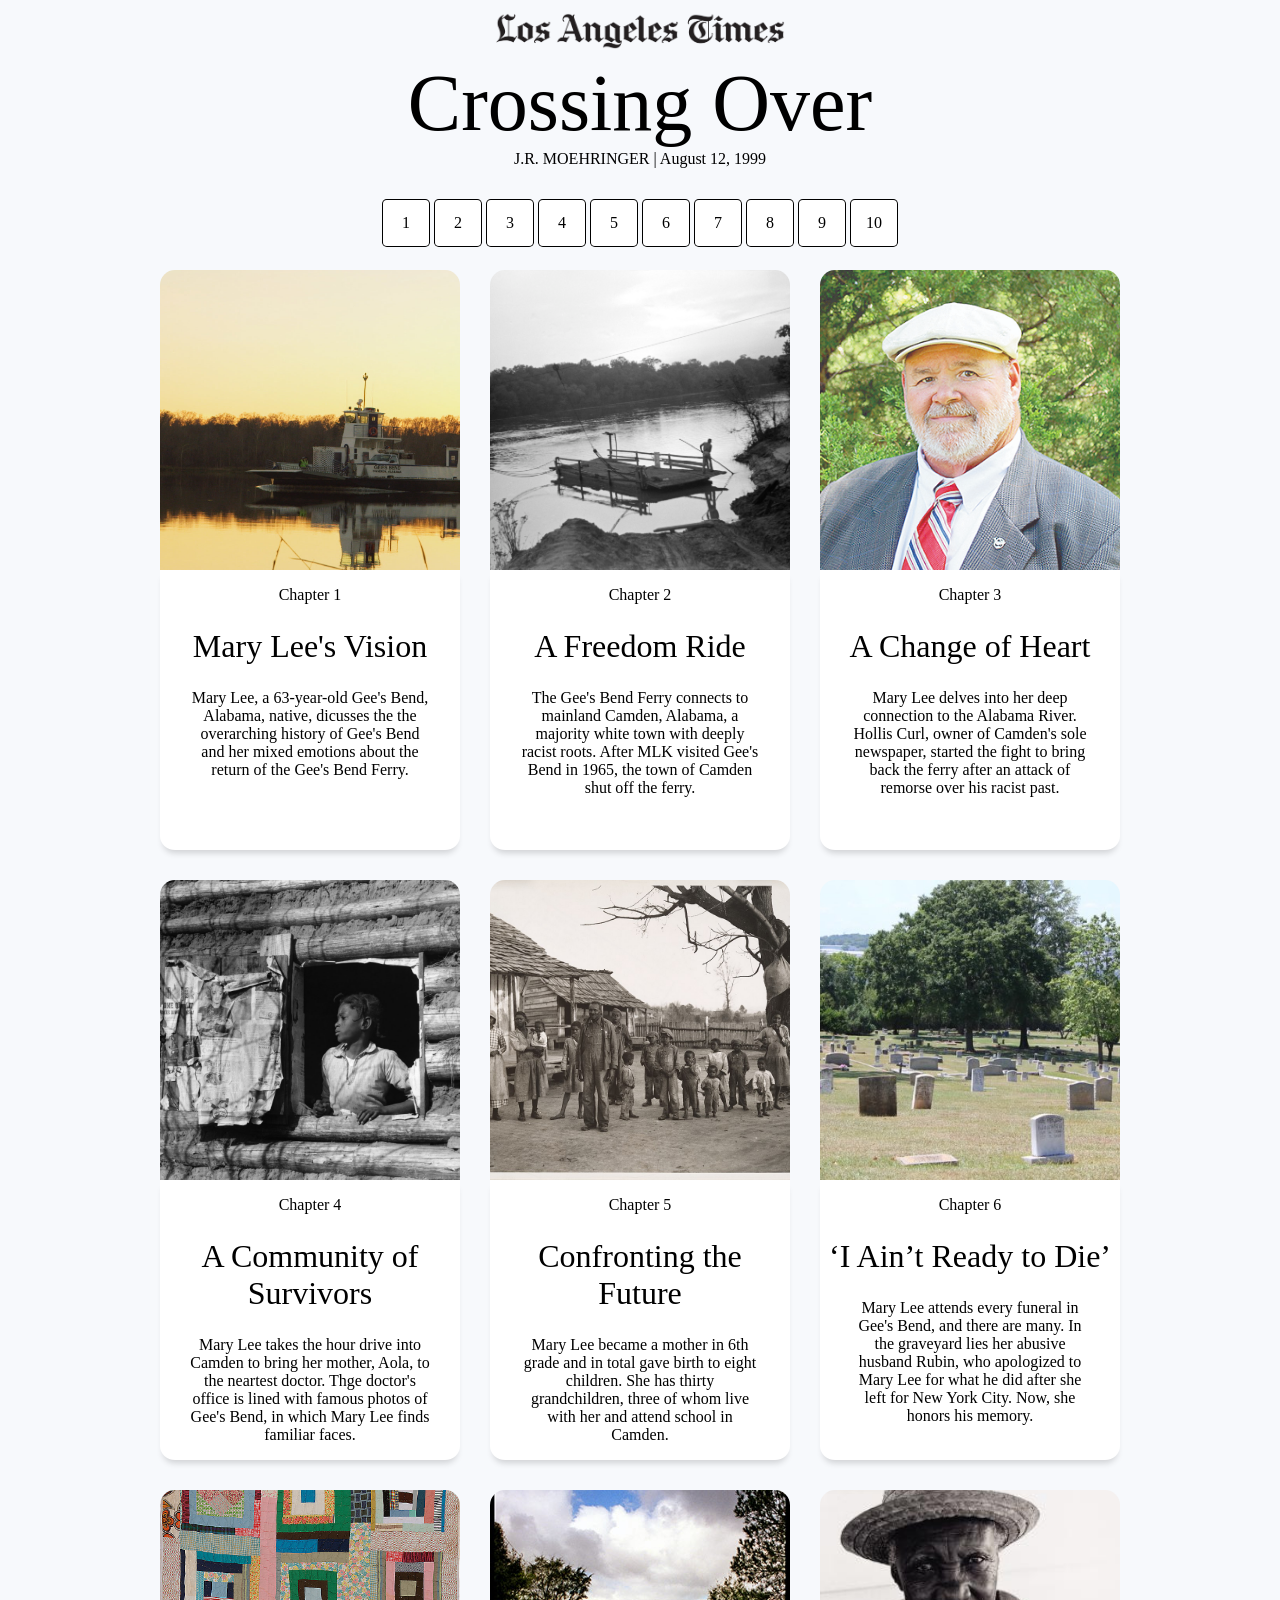
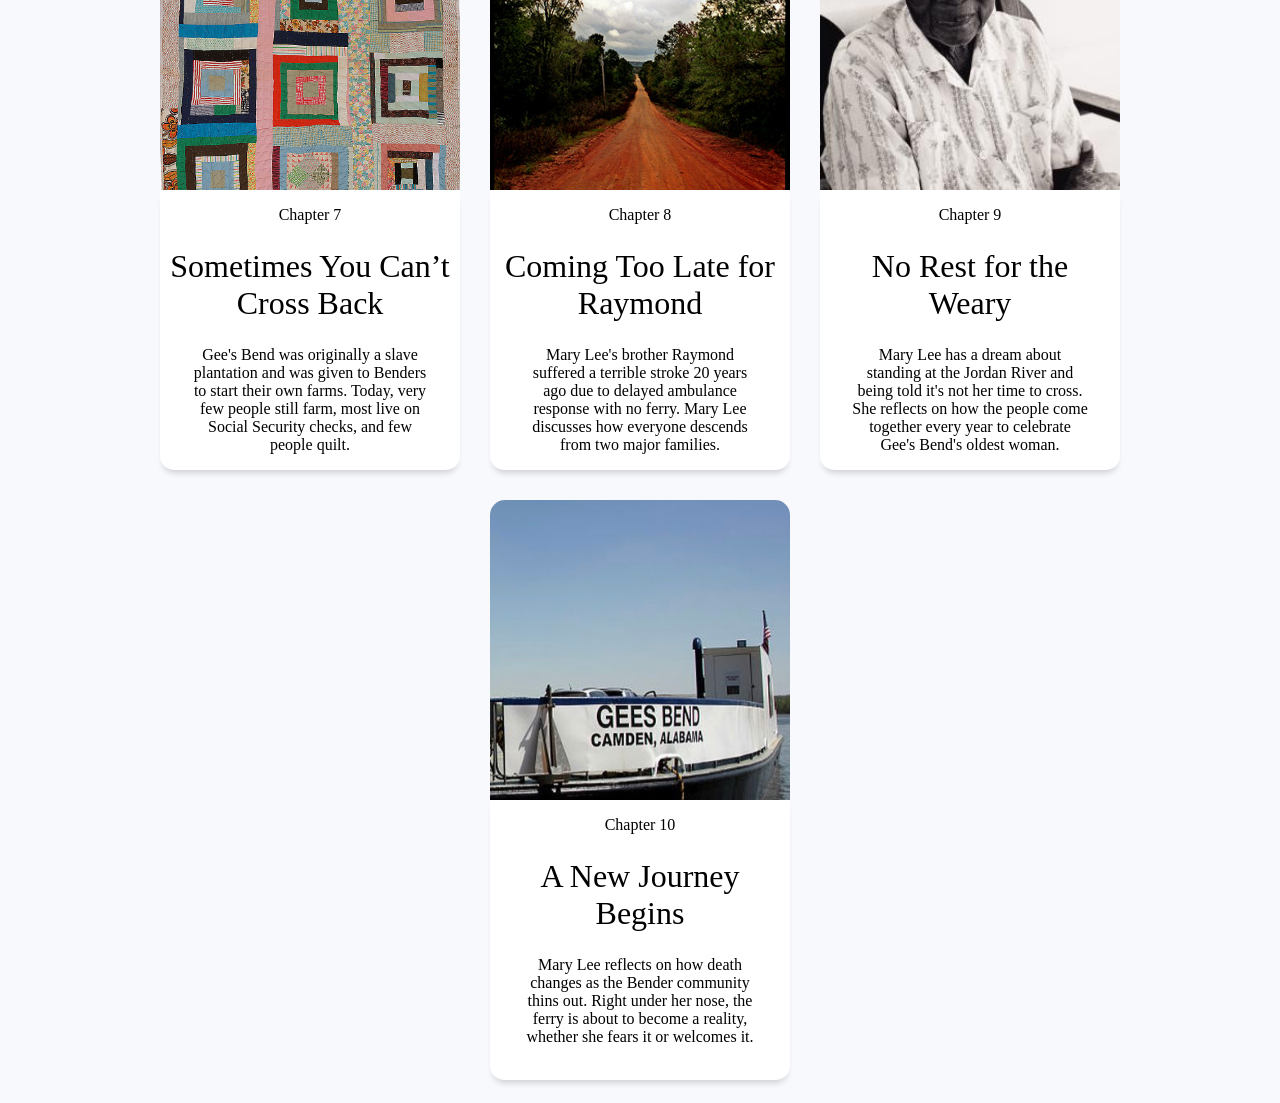
<file: LA Times Crossing Over/project2/index.html>
<!DOCTYPE html>
<html lang="en">
<head>
    <meta charset="UTF-8">
    <meta http-equiv="X-UA-Compatible" content="IE=edge">
    <meta name="viewport" content="width=device-width, initial-scale=1.0">
    <link rel="stylesheet" href="css/index.css">
    <link rel="icon" type="image/x-icon" href="images/latimes.png">
    <link rel="stylesheet" href="https://cdnjs.cloudflare.com/ajax/libs/font-awesome/4.7.0/css/font-awesome.min.css">
    <title>Crossing Over</title>
</head>
<body>
    <button onclick="topFunction()" id="myBtn" title="Go to top"><img id="button-image" src="images/arrow2.ico" alt="arrow"></button>

    <div class="content">
        <a href="https://www.latimes.com/"><img id="title" src="images/Los_Angeles_Times_logo.png" alt="la times big logo"></a>

        <div id="header">
             <h1>Crossing Over</h1>
             <p>J.R. MOEHRINGER | August 12, 1999</p>
        </div>
        <div class="slider">
            <a href="#box-1">1</a>
            <a href="#box-2">2</a>
            <a href="#box-3">3</a>
            <a href="#box-4">4</a>
            <a href="#box-5">5</a>
            <a href="#box-6">6</a>
            <a href="#box-7">7</a>
            <a href="#box-8">8</a>
            <a href="#box-9">9</a>
            <a href="#box-10">10</a>
    </div>
    </div>
        <script>
            //Get the button:
        mybutton = document.getElementById("myBtn");

        // When the user scrolls down 20px from the top of the document, show the button
        window.onscroll = function() {scrollFunction()};
        mybutton.style.display = "block";
        function scrollFunction() {
        if (document.body.scrollTop > 20 || document.documentElement.scrollTop > 20) {
            mybutton.style.display = "block";
        } else {
            mybutton.style.display = "none";
        }
        }

        // When the user clicks on the button, scroll to the top of the document
        function topFunction() {
        document.body.scrollTop = 0; // For Safari
        document.documentElement.scrollTop = 0; // For Chrome, Firefox, IE and Opera
        }
        </script>
 
      
      <div id="gallery" class="flex">
          <a href="c1.html">
       <div class="thumbnail flex" id="box-1">
           <div class="image-fill" id="image-1"></div>
         <div class="caption">
            <p class="links">Chapter 1</p>
             <h2>Mary Lee's Vision</h2>
            <p>Mary Lee, a 63-year-old Gee's Bend, Alabama, native, dicusses the the overarching history of Gee's Bend and her mixed emotions about the return of the Gee's Bend Ferry.</p>
        </div>
        </div>
        </a>

        <a href="c2.html">
        <div class="thumbnail flex" id="box-2">
            <div class="image-fill" id="image-2">
            </div>
          <div class="caption">
             <p class="links">Chapter 2</p>
              <h2>A Freedom Ride</h2>
             <p> The Gee's Bend Ferry connects to mainland Camden, Alabama, a majority white town with deeply racist roots. After MLK visited Gee's Bend in 1965, the town of Camden shut off the ferry. </p></div>
         </div>
        </a>


        <a href="#">
         <div class="thumbnail flex" id="box-3">
            <div class="image-fill" id="image-3">
            </div>
          <div class="caption">
             <p class="links">Chapter 3</p>
              <h2>A Change of Heart</h2>
             <p> Mary Lee delves into her deep connection to the Alabama River. Hollis Curl, owner of Camden's sole newspaper, started the fight to bring back the ferry after an attack of remorse over his racist past. </p></div>
         </div>
        </a>

        <a href="#">
         <div class="thumbnail flex" id="box-4">
            <div class="image-fill" id="image-4">
            </div>
          <div class="caption">
             <p class="links">Chapter 4</p>
              <h2>A Community of Survivors</h2>
             <p>Mary Lee takes the hour drive into Camden to bring her mother, Aola, to the neartest doctor. Thge doctor's office is lined with famous photos of Gee's Bend, in which Mary Lee finds familiar faces.</p></div>
         </div>
         </a>

         <a href="#">
         <div class="thumbnail flex" id="box-5">
            <div class="image-fill" id="image-5">
            </div>
          <div class="caption">
             <p class="links">Chapter 5</p>
              <h2>Confronting the Future</h2>
             <p>Mary Lee became a mother in 6th grade and in total gave birth to eight children. She has thirty grandchildren, three of whom live with her and attend school in Camden.</p></div>
         </div>
         </a>

         <a href="#">
         <div class="thumbnail flex" id="box-6">
            <div class="image-fill" id="image-6">
            </div>
          <div class="caption">
             <p class="links">Chapter 6</p>
              <h2>‘I Ain’t Ready to Die’</h2>
             <p>Mary Lee attends every funeral in Gee's Bend, and there are many. In the graveyard lies her abusive husband Rubin, who apologized to Mary Lee for what he did after she left for New York City. Now, she honors his memory.</p></div>
         </div>
        </a>

        <a href="#">
         <div class="thumbnail flex" id="box-7">
            <div class="image-fill" id="image-7">
            </div>
          <div class="caption">
             <p class="links">Chapter 7</p>
              <h2> Sometimes You Can’t Cross Back</h2>
             <p>Gee's Bend was originally a slave plantation and was given to Benders to start their own farms. Today, very few people still farm, most live on Social Security checks, and few people quilt.</p></div>
         </div>
        </a>

        <a href="#">
         <div class="thumbnail flex" id="box-8">
            <div class="image-fill" id="image-8">
            </div>
          <div class="caption">
             <p class="links">Chapter 8</p>
              <h2>Coming Too Late for Raymond</h2>
             <p>Mary Lee's brother Raymond suffered a terrible stroke 20 years ago due to delayed ambulance response with no ferry. Mary Lee discusses how everyone descends from two major families. </p></div>
         </div>
         </a>

    
         <a href="#">
         <div class="thumbnail flex" id="box-9">
            <div class="image-fill" id="image-9">
            </div>
          <div class="caption">
             <p class="links">Chapter 9</p>
              <h2> No Rest for the Weary</h2>
             <p>Mary Lee has a dream about standing at the Jordan River and being told it's not her time to cross. She reflects on how the people come together every year to celebrate Gee's Bend's oldest woman.</p></div>
         </div>
         </a>

         <a href="#">
         <div class="thumbnail flex" id="box-10">
            <div class="image-fill" id="image-10">
            </div>
          <div class="caption">
             <p class="links">Chapter 10</p>
              <h2> A New Journey Begins</h2>
             <p>Mary Lee reflects on how death changes as the Bender community thins out. Right under her nose, the ferry is about to become a reality, whether she fears it or welcomes it.</p></div>
         </div>
      </div>
    </a>
<!--           
                    <a class="links" href="c2.html">Chapter 2</a>
                    <a href="c2.html"><img class="images" src="images/gees-older-ferry.jpeg"></a>
                </div>
              </div>
              <div id="slide-3">
                <div class="wrapper"> 
                    <a class="links" href="#">Chapter 3</a>
                    <a href="#"><img class="images" src="images/gees-older-ferry.jpeg"></a>
                </div>              
            </div>
              <div id="slide-4">
                <div class="wrapper"> 
                    <a class="links" href="#">Chapter 4</a>
                    <a href="#"><img class="images" src="images/gees-older-ferry.jpeg"></a>
                </div>   
            </div>
              <div id="slide-5">
                <div class="wrapper"> 
                    <a class="links" href="#">Chapter 5</a>
                    <a href="#"><img class="images" src="images/gees-older-ferry.jpeg"></a>
                </div>   
              </div>
              <div id="slide-6">
                <div class="wrapper"> 
                    <a class="links" href="#">Chapter 6</a>
                    <a href="#"><img class="images" src="images/gees-older-ferry.jpeg"></a>
                </div>   
              </div>
              <div id="slide-7">
                <div class="wrapper"> 
                    <a class="links" href="#">Chapter 7</a>
                    <a href="#"><img class="images" src="images/gees-older-ferry.jpeg"></a>
                </div>   
              </div>
              <div id="slide-8">
                <div class="wrapper"> 
                    <a class="links" href="#">Chapter 8</a>
                    <a href="#"><img class="images" src="images/gees-older-ferry.jpeg"></a>
                </div>   
              </div>
              <div id="slide-9">
                <div class="wrapper"> 
                    <a class="links" href="#">Chapter 9</a>
                    <a href="#"><img class="images" src="images/gees-older-ferry.jpeg"></a>
                </div>   
              </div>
              <div id="slide-10">
                <div class="wrapper"> 
                    <a class="links" href="#">Chapter 10</a>
                    <a href="#"><img class="images" src="images/gees-older-ferry.jpeg"></a>
                </div>   
              </div>
            </div>
          </div>
    </div> --> 
    <!-- <div id="title-box">
        <a href="https://www.latimes.com/"><img id="title" src="images/Los_Angeles_Times_logo.png" alt="la times big logo"></a>
    </div> -->
    
   

    
   
</body>
</html>

 <!-- <div class="topnav" id="myTopnav">
        <div class="menu-item"><a href="index.html">C 1</a></div>
        <div class="menu-item"><a href="c2.html">C 2</a></div>
        <div class="menu-item"><a href="#">C 3</a></div>
        <div class="menu-item"><a href="#">C 4</a></div>
        <div class="menu-item"><a href="#">C 5</a></div>
        <div class="menu-item"><a href="#">C 6</a></div>
        <div class="menu-item"><a href="#">C 7</a></div>
        <div class="menu-item"><a href="#">C 8</a></div>
        <div class="menu-item"><a href="#">C 9</a></div>
        <div class="menu-item"><a href="#">C 10</a></div>
        <a href="javascript:void(0);" class="icon" onclick="myFunction()">
          <i class="fa fa-bars"></i>
        </a>
      </div>


    <script>
        function myFunction() {
            var x = document.getElementById("myTopnav");
            if (x.className === "topnav") {
                x.className += " responsive";
            } else {
                x.className = "topnav";
            }
        }
        </script>  -->


        <!-- 

    <div class ="navbar">
        <div class="logo">LOGO</div>
        <div class="desktop-menu">
            <div class="menu-item"><a  href="index.html">C 1</a></div>
            <div class="menu-item"><a href="c2.html">C 2</a></div>
            <div class="menu-item"><a href="#">C 3</a></div>
            <div class="menu-item"><a href="#">C 4</a></div>
            <div class="menu-item"><a href="#">C 5</a></div>
            <div class="menu-item"><a href="#">C 6</a></div>
            <div class="menu-item"><a href="#">C 7</a></div>
            <div class="menu-item"><a href="#">C 8</a></div>
            <div class="menu-item"><a href="#">C 9</a></div>
            <div class="menu-item"><a href="#">C 10</a></div>
        </div>
        <div id="burger">X</div>
    </div> 
        <div class="offscreen-nav">
            <div class="dropdown-content">
                <div class="menu-item"><a  href="index.html">C 1</a></div>
                <div class="menu-item"><a href="c2.html">C 2</a></div>
                <div class="menu-item"><a href="#">C 3</a></div>
                <div class="menu-item"><a href="#">C 4</a></div>
                <div class="menu-item"><a href="#">C 5</a></div>
                <div class="menu-item"><a href="#">C 5</a></div>
                <div class="menu-item"><a href="#">C 6</a></div>
                <div class="menu-item"><a href="#">C 7</a></div>
                <div class="menu-item"><a href="#">C 8</a></div>
                <div class="menu-item"><a href="#">C 9</a></div>
                <div class="menu-item"><a href="#">C 10</a></div>
                <h2 id="close-btn">X</h2>
            </div>
        </div>
  

    <script> 
        var burger = document.getElementById('burger');
        var offscreenNav = document.getElementById('offscreen-nav');
        var closeBtn = document.getElementById('close-btn');

        burger.addEventListener('click', openNav);
        closeBtn.addEventListener('click', closeNav);

        function openNav(){
        offscreenNav.style.width = '100%';
        offscreenNav.style.transition = '0.2s linear';
        }
        function closeNav(){
        offscreenNav.style.width = '0%';
        offscreenNav.style.transition = '0.2s linear';
        }
    </script> -->
</file>
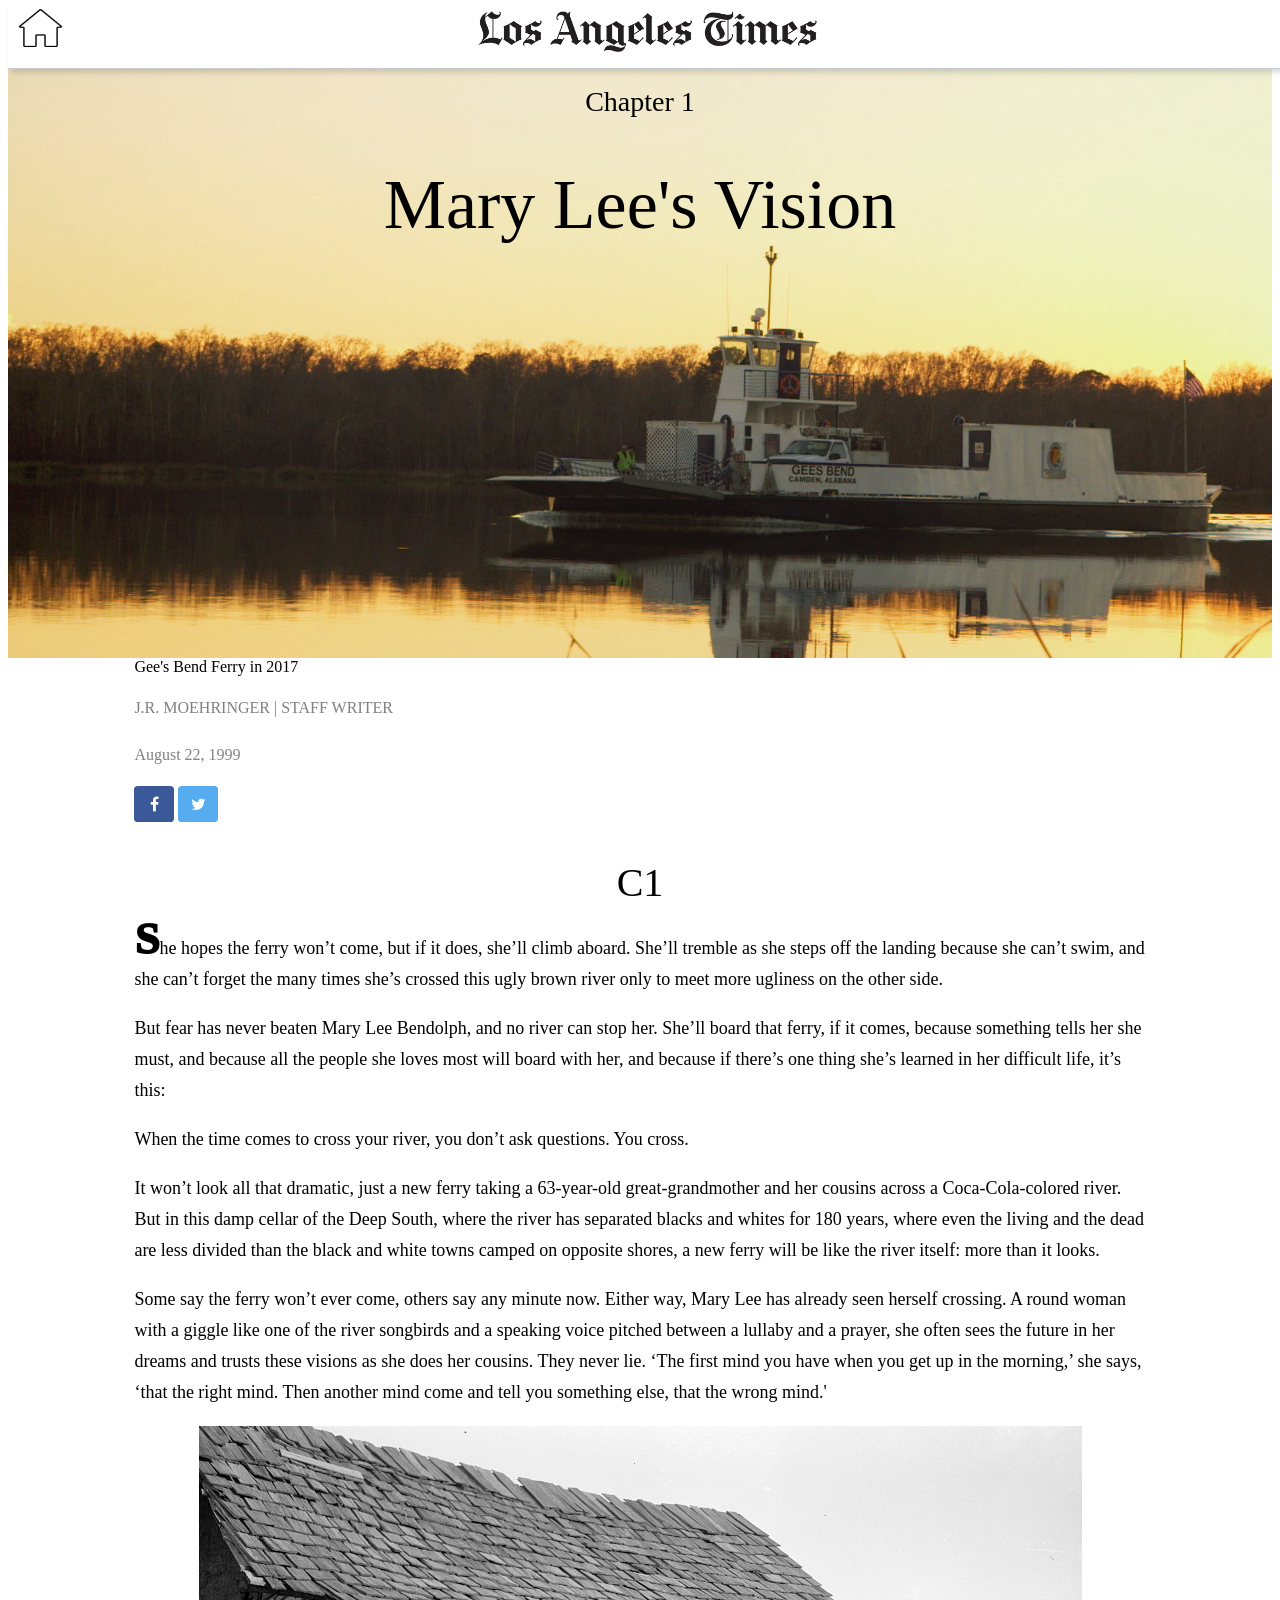
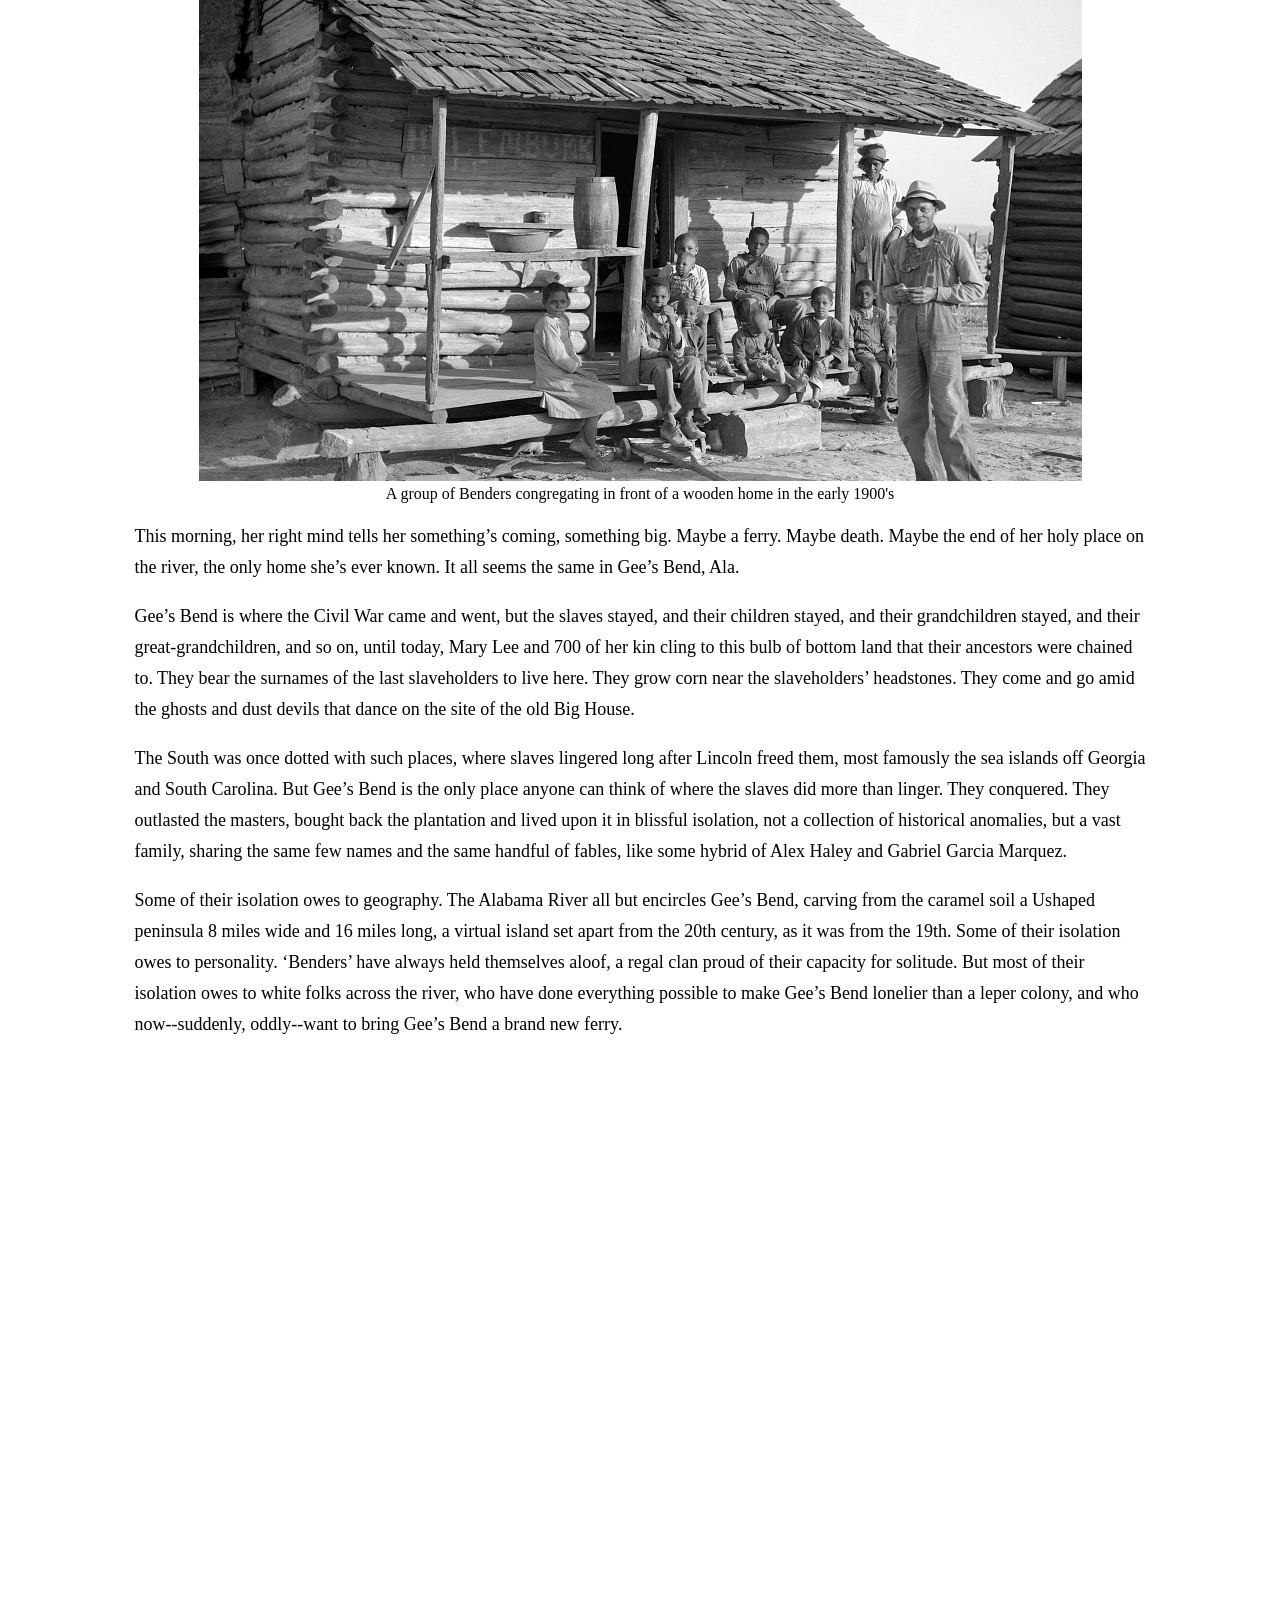
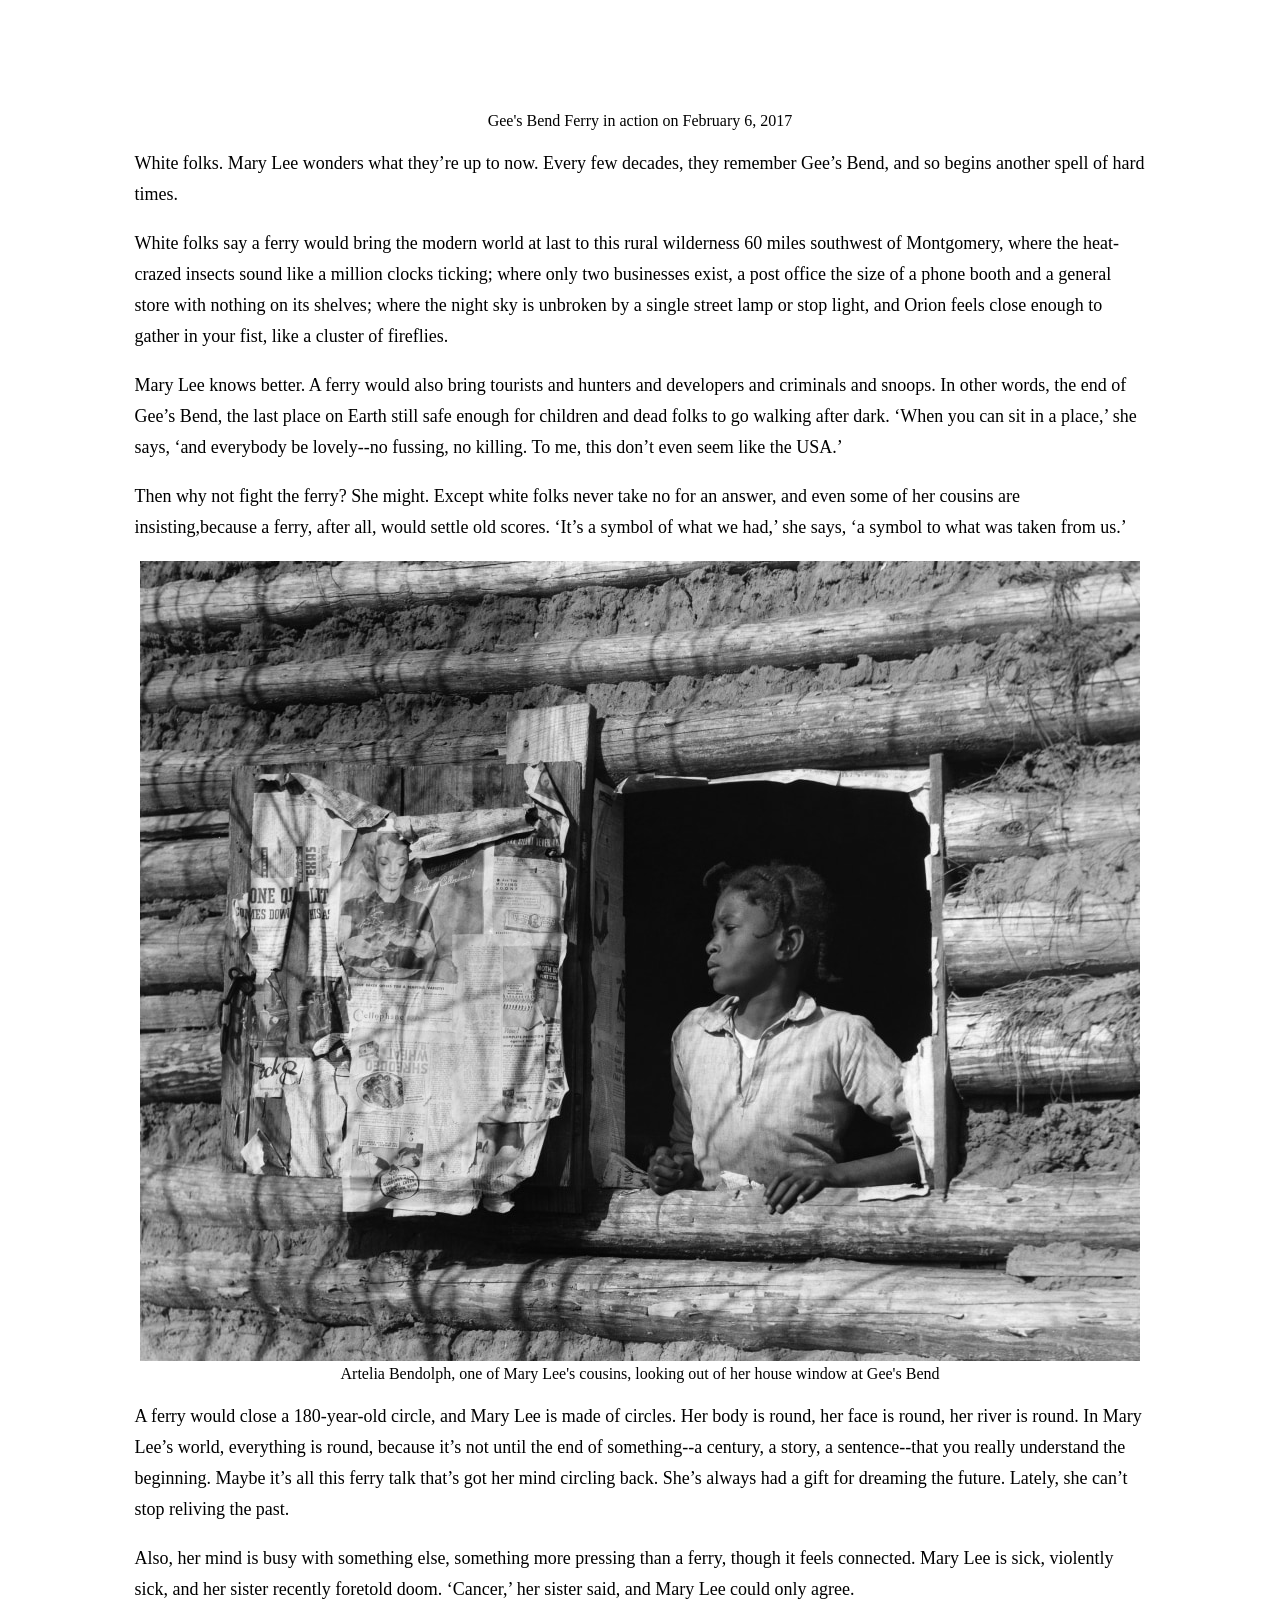
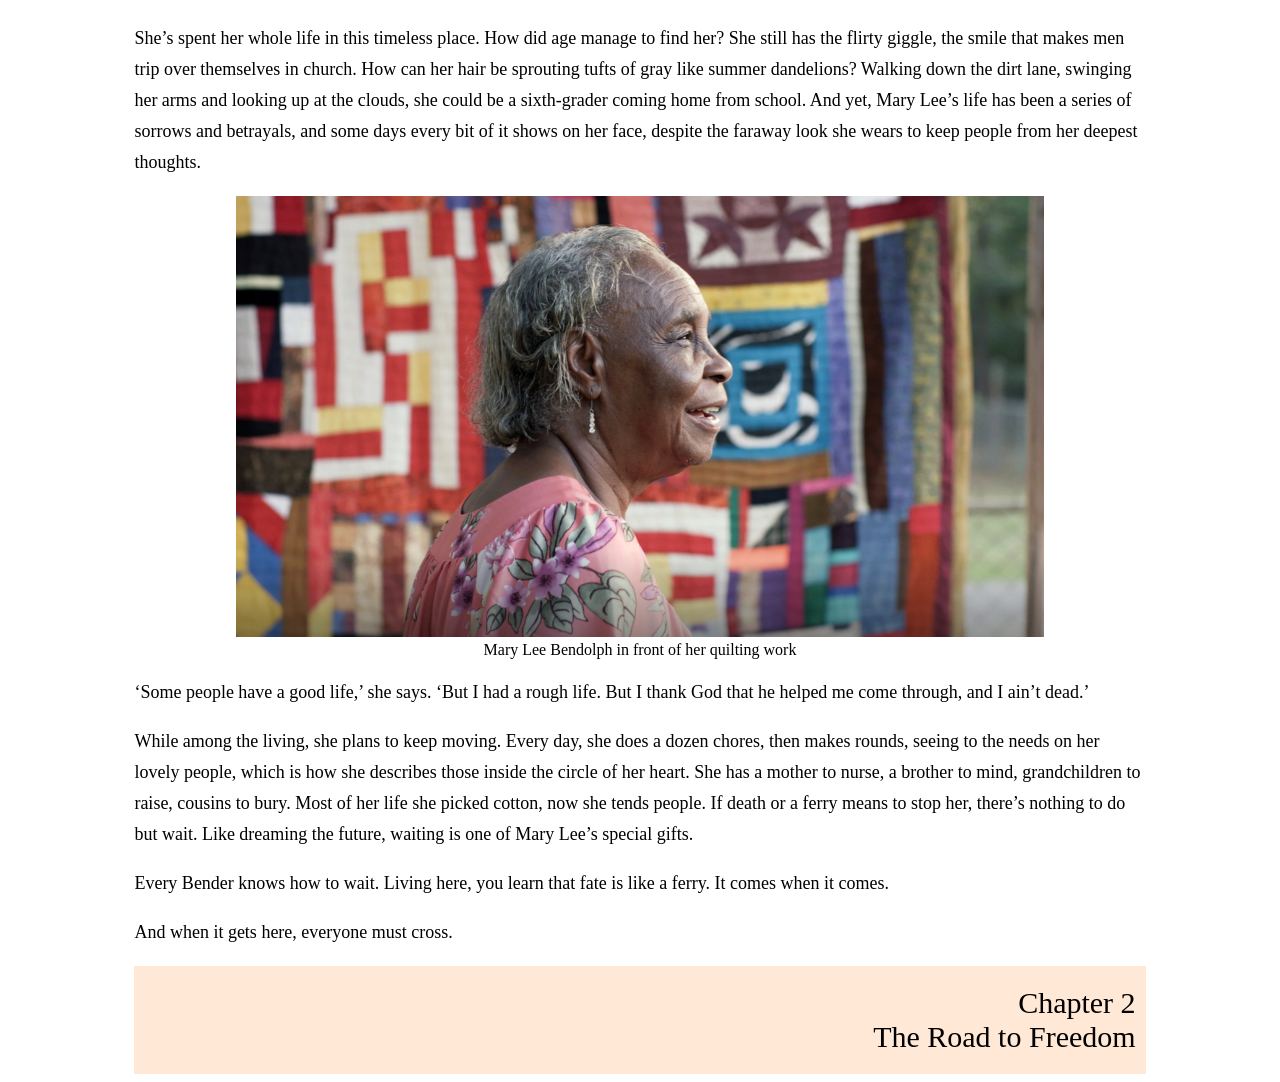
<file: LA Times Crossing Over/project2/c1.html>
<!DOCTYPE html>
<html lang="en">
<head>
    <meta charset="UTF-8">
    <meta http-equiv="X-UA-Compatible" content="IE=edge">
    <meta name="viewport" content="width=device-width, initial-scale=1.0">
    <link rel="stylesheet" href="css/styles.css">
    <link rel="icon" type="image/x-icon" href="images/latimes.png">
    <link rel="stylesheet" href="https://cdnjs.cloudflare.com/ajax/libs/font-awesome/4.7.0/css/font-awesome.min.css">
    <title>Crossing Over</title>
</head>
<body>
   
    <header>
        <div class="sticky-nav">
            <a href="index.html"><img id="logo" src="images/home.png" alt="boat"></a>
            <a href="https://www.latimes.com/"><img id="title" src="images/Los_Angeles_Times_logo.png" alt="la times big logo"></a>
            <div class="blank"></div>
        </div>
    </header>
   
   
    <div class="hero">
        <div id="hero-header">
            <h3> Chapter 1 </h3>
            <h1>Mary Lee's Vision</h1>
        </div>
    </div>
    <div id="hero-caption">
        <figcaption class="fig-left"> Gee's Bend Ferry in 2017</figcaption>
        <p>J.R. MOEHRINGER | STAFF WRITER</p>
        <p> August 22, 1999</p>
    </div>


    <div class="social-media">
        <a href="https://www.facebook.com/latimes/" class="fa fa-facebook"></a>
        <a href="https://twitter.com/latimes?ref_src=twsrc%5Egoogle%7Ctwcamp%5Eserp%7Ctwgr%5Eauthor" class="fa fa-twitter"></a>
    </div>


    <div class="content">
        <div class="chapter-head">
            <h1>C1</h1>
        </div>
            <p id="opener">She hopes the ferry won’t come, but if it does, she’ll climb aboard. She’ll tremble as she steps off the landing because she can’t swim, and she can’t forget the many times she’s crossed this ugly brown river only to meet more ugliness on the other side.</p>

            <p>But fear has never beaten Mary Lee Bendolph, and no river can stop her. She’ll board that ferry, if it comes, because something tells her she must, and because all the people she loves most will board with her, and because if there’s one thing she’s learned in her difficult life, it’s this:</p>
    
            <p> When the time comes to cross your river, you don’t ask questions. You cross.</p>
    
            <p>It won’t look all that dramatic, just a new ferry taking a 63-year-old great-grandmother and her cousins across a Coca-Cola-colored river. But in this damp cellar of the Deep South, where the river has separated blacks and whites for 180 years, where even the living and the dead are less divided than the black and white towns camped on opposite shores, a new ferry will be like the river itself: more than it looks.</p>
    
    
            <p>Some say the ferry won’t ever come, others say any minute now. Either way, Mary Lee has already seen herself crossing. A round woman with a giggle like one of the river songbirds and a speaking voice pitched between a lullaby and a prayer, she often sees the future in her dreams and trusts these visions as she does her cousins. They never lie. ‘The first mind you have when you get up in the morning,’ she says, ‘that the right mind. Then another mind come and tell you something else, that the wrong mind.'</p>

      

        <div class="image-and-caption">
            <img class="images" src="images/historical-fam.jpeg" alt="historical family of Gee's Bend"/>
            <figcaption>A group of Benders congregating in front of a wooden home in the early 1900's</figcaption>  
        </div>

            <p> This morning, her right mind tells her something’s coming, something big. Maybe a ferry. Maybe death. Maybe the end of her holy place on the river, the only home she’s ever known. It all seems the same in Gee’s Bend, Ala.  
            </p>
    
    
            <p> Gee’s Bend is where the Civil War came and went, but the slaves stayed, and their children stayed, and their grandchildren stayed, and their great-grandchildren, and so on, until today, Mary Lee and 700 of her kin cling to this bulb of bottom land that their ancestors were chained to. They bear the surnames of the last slaveholders to live here. They grow corn near the slaveholders’ headstones. They come and go amid the ghosts and dust devils that dance on the site of the old Big House.   
            </p>
          
    
            <p>The South was once dotted with such places, where slaves lingered long after Lincoln freed them, most famously the sea islands off Georgia and South Carolina. But Gee’s Bend is the only place anyone can think of where the slaves did more than linger. They conquered. They outlasted the masters, bought back the plantation and lived upon it in blissful isolation, not a collection of historical anomalies, but a vast family, sharing the same few names and the same handful of fables, like some hybrid of Alex Haley and Gabriel Garcia Marquez.   
            </p>
    
            <p> Some of their isolation owes to geography. The Alabama River all but encircles Gee’s Bend, carving from the caramel soil a Ushaped peninsula 8 miles wide and 16 miles long, a virtual island set apart from the 20th century, as it was from the 19th. Some of their isolation owes to personality. ‘Benders’ have always held themselves aloof, a regal clan proud of their capacity for solitude. But most of their isolation owes to white folks across the river, who have done everything possible to make Gee’s Bend lonelier than a leper colony, and who now--suddenly, oddly--want to bring Gee’s Bend a brand new ferry.
            </p>
        

        <div class="image-and-caption">
            <iframe width="900" height="650" src="https://www.youtube.com/embed/ovid902abTU" title="YouTube video player" frameborder="0" allow="accelerometer; autoplay; clipboard-write; encrypted-media; gyroscope; picture-in-picture" allowfullscreen></iframe>
            <figcaption>Gee's Bend Ferry in action on February 6, 2017</figcaption>
        </div>

            <p> White folks. Mary Lee wonders what they’re up to now. Every few decades, they remember Gee’s Bend, and so begins another spell of hard times.   
            </p>
    
        
            <p>White folks say a ferry would bring the modern world at last to this rural wilderness 60 miles southwest of Montgomery, where the heat-crazed insects sound like a million clocks ticking; where only two businesses exist, a post office the size of a phone booth and a general store with nothing on its shelves; where the night sky is unbroken by a single street lamp or stop light, and Orion feels close enough to gather in your fist, like a cluster of fireflies.
            </p>
    
    
            <p>Mary Lee knows better. A ferry would also bring tourists and hunters and developers and criminals and snoops. In other words, the end of Gee’s Bend, the last place on Earth still safe enough for children and dead folks to go walking after dark. ‘When you can sit in a place,’ she says, ‘and everybody be lovely--no fussing, no killing. To me, this don’t even seem like the USA.’   
            </p>
        
            <p> Then why not fight the ferry? She might. Except white folks never take no for an answer, and even some of her cousins are insisting,because a ferry, after all, would settle old scores. ‘It’s a symbol of what we had,’ she says, ‘a symbol to what was taken from us.’
            </p>
        

        <div class="image-and-caption">
            <img class="images" src="images/gees-girl.jpeg" alt="Photo of a girl looking out of her house window at Gee's Bend"/>
            <figcaption>Artelia Bendolph, one of Mary Lee's cousins, looking out of her house window at Gee's Bend</figcaption>  
        </div>


            <p> A ferry would close a 180-year-old circle, and Mary Lee is made of circles. Her body is round, her face is round, her river is round. In Mary Lee’s world, everything is round, because it’s not until the end of something--a century, a story, a sentence--that you really understand the beginning. Maybe it’s all this ferry talk that’s got her mind circling back. She’s always had a gift for dreaming the future. Lately, she can’t stop reliving the past.  
            </p>
    
            <p> Also, her mind is busy with something else, something more pressing than a ferry, though it feels connected. Mary Lee is sick, violently sick, and her sister recently foretold doom. ‘Cancer,’ her sister said, and Mary Lee could only agree.
            </p>
    
            <p> She’s spent her whole life in this timeless place. How did age manage to find her? She still has the flirty giggle, the smile that makes men trip over themselves in church. How can her hair be sprouting tufts of gray like summer dandelions? Walking down the dirt lane, swinging her arms and looking up at the clouds, she could be a sixth-grader coming home from school. And yet, Mary Lee’s life has been a series of sorrows and betrayals, and some days every bit of it shows on her face, despite the faraway look she wears to keep people from her deepest thoughts.  
            </p>
        

        <div class="image-and-caption">
            <img class="images" id="skinnier" src="images/mary_lee.jpeg" alt="historical family of Gee's Bend"/>
            <figcaption>Mary Lee Bendolph in front of her quilting work</figcaption>  
        </div>

            <p> ‘Some people have a good life,’ she says. ‘But I had a rough life. But I thank God that he helped me come through, and I ain’t dead.’
            </p>
    
            <p> While among the living, she plans to keep moving. Every day, she does a dozen chores, then makes rounds, seeing to the needs on her lovely people, which is how she describes those inside the circle of her heart. She has a mother to nurse, a brother to mind, grandchildren to raise, cousins to bury. Most of her life she picked cotton, now she tends people. If death or a ferry means to stop her, there’s nothing to do but wait. Like dreaming the future, waiting is one of Mary Lee’s special gifts.
            </p>
    
            <p> Every Bender knows how to wait. Living here, you learn that fate is like a ferry. It comes when it comes.
            </p>
    
            <p> And when it gets here, everyone must cross.
            </p>

        
      
        <div class="footer">
            <div class="blank"></div>
            <div class="right-footer">
                <a href="c2.html">Chapter 2 </a>
                <a href="c2.html">The Road to Freedom</a>
            </div>
        </div>
    </div>


  
   
</body>
</html>
</file>
<file: LA Times Crossing Over/project2/css/index.css>
/* GLOBALS */
body{
    background-color: #f7f9fc;
    font-family:"times new roman",times,serif;
    font-style: normal;
    font-weight: 400;
}

  h1{
    font-size: 80px;
    font-family:"times new roman",times,serif;
    font-style: normal;
    font-weight: 400;
    padding:0;
    margin-top: 0px; 
    margin-bottom: 0;
    text-align: center;
  }
 
  h2{
    margin-top: 0px;
    margin-bottom: 0px;
    padding: 8px;
    font-size: 32px;
    font-family:"times new roman",times,serif;
    font-style: normal;
    font-weight: 400;
    text-align: center;
  }

  p{
    text-align: center;
  }

  * {
    box-sizing: border-box;
  }


  a{
    font-family:"times new roman",times,serif;
    font-style: normal;
    font-weight: 400;
    color: black;
    text-decoration: none;
  }

  a:hover{
    filter: opacity(70%);
  }



/* HEADER // at the top */
#header > p{
    margin-top: 1px;
    padding-top: 0;
} 

#header{
    margin-bottom: 15px;
}

#title{
    margin: auto;
    width: 300px;
    height: auto;
    padding: 5px;
} 

.content{
    display: flex;
    flex-direction: column;
    transform: scale(1);
    align-items: center;
  justify-content: center; 
} 



/*SLIDER -- I tried doing a carousel and that went so bad but i did keep the sliders https://css-tricks.com/css-only-carousel/ */
.slider > a {
    display: inline-flex;
    width: 3rem;
    height: 3rem;
    background: white;
    text-decoration: none;
    align-items: center;
    justify-content: center;
    border-radius: 10%;
    margin: 0 0 0.5rem 0;
    position: relative;
    box-shadow: inset 0 0 0 1px;
  }
 
  .slider {
    width: 300px;
    text-align: center;
    overflow: hidden;
  }

  .slider > a:hover{
      color: #CB997E;
  }


/* TILES */
  #image-1{
    background-image: url(../images/geesferry2.jpeg);
  }

  #image-2{
    background-image: url(../images/gees-older-ferry.jpeg);
  }

  #image-3{
      background-image: url(../images/bigdaddy.jpeg);
  }

  #image-4{
      background-image: url(../images/gees-girl.jpeg);
  }

  #image-5{
      background-image: url(../images/gees-family.jpeg);
  }

  #image-6{
      background-image: url(../images/graveyard.jpeg);
  }

  #image-7{
      background-image: url(../images/quilt.jpeg);
  }

  #image-8{
      background-image: url(../images/road.jpeg);
  }

  #image-9{
    background-image: url(../images/martha.jpeg);
  }

  #image-10{
      background-image: url(../images/ferrymob.jpg);
  }

  .image-fill{
    height: 300px;
    width: 300px;
    background-image: url(../images/geesferry2.jpeg);
    background-size: cover;
    background-repeat: no-repeat;
    background-position: center;
    display: block;
    border-top-left-radius: 5%;
    border-top-right-radius: 5%;
    margin-bottom: 0;
    padding-bottom: 0;
  }

  .caption{
      width: 300px;
      height: 280px;
      display: flex;
      flex-direction: column;
      align-items: center;
      background-color: white;
      box-shadow: 0 6px 6px -3px #00000029;
      z-index: 3;
      border-bottom-left-radius: 5%;
      border-bottom-right-radius: 5%;
      padding-top: 0px;
  }

  .caption > p{
    margin-left: 10%;
    margin-right: 10%;
  }

  .flex{
    display:flex;
    justify-content:flex-start;
    align-items:center;
  }
  
  #gallery{
    flex-wrap:wrap;
    align-items:center;
    justify-content: center;
  }
  
  .thumbnail{
    margin:10px;
    flex-direction:column;
    padding:5px;
  }

  .links{
    margin-bottom: 3;
  } 

    .images{
    object-fit: cover;
    width: 200px;
    height: 200px;
    border-radius: 10px;
    padding: 0;
    margin: 0;
    }


/* TOP BUTTON  https://www.w3schools.com/howto/tryit.asp?filename=tryhow_js_scroll_to_top*/
  #myBtn {
    /* display: none; Hidden by default */
    position: fixed; /* Fixed/sticky position */
    bottom: 20px; /* Place the button at the bottom of the page */
    right: 20px; /* Place the button 30px from the right */
    z-index: 99; /* Make sure it does not overlap */
    border: none; /* Remove borders */
    outline: none; /* Remove outline */
    background-color: #DDBEA9; /*Set a background color */
    /*color: white;  Text color */
    cursor: pointer; /* Add a mouse pointer on hover */
   /*  padding: 15px; Some padding */
    border-radius: 10px; /* Rounded corners */
    font-size: 18px; /* Increase font size */
    opacity: 100%;
    transition: opacity 0.5s;
  }
  
  #myBtn:hover {
    background-color: #CB997E; /* Add a dark-grey background on hover */
  }

  #button-image{
      width: 60px;
      height: auto;
  }

  @media screen and (min-width:767px){

    .slider {
        width: 600px
    }

    .slides > div{
        width: 500px;
        height: 500px;
    }

    .images{
        width: 300px;
        height: 300px;
    }

    #gallery{
        width: 100%;
        height: auto;
    }

}
</file>
<file: LA Times Crossing Over/project2/css/styles.css>
/* GLOBAlS*/
 h1{
  font-family:"times new roman",times,serif;
  font-style: normal;
  font-weight: 400;
  font-size: 40px;
}

h3{
  font-family:"times new roman",times,serif;
  font-style: normal;
  font-weight: 400;
  font-size: 30px;
  text-align: center;
}

iframe{
  max-width: 100%;
  height: auto;
  margin: 0;
}

header{
  position: fixed;
  top: 0;
  z-index: 3;
}

p{
  font-family:"times new roman",times,serif;
  font-size: 1.125rem;
  font-style: normal;
  font-weight: 400;
  line-height: 1.9375rem;
}

* {
  box-sizing: border-box;
}

a{
  -webkit-appearance: button;
    -moz-appearance: button;
    appearance: button;
    text-decoration: none;
    color: black;
    font-size: 20px;
    font-weight: 300;
}

a:hover{
  text-decoration: underline;
}


/* NAVBAR */
.sticky-nav{
  display: flex;
  justify-content: space-between;
  align-items: center;
  background-color: #ffff;
  width: 100vw;
  padding-top: 5px;
  padding-bottom: 10px;
  border-bottom: 1px solid #c7ccd1;
  box-shadow: 0 6px 6px -3px #00000029;
  z-index: 3;
}

.fig-left{
  margin-left: 10%;
}

#logo{
  width: 38px;
  height: 30px;
  margin-left: 10px;
}

#title{
  display: block;
  margin-left: auto;
  margin-right: auto;
  width: 65%;
  padding: 5px;
}

.blank{
  width: 45px;
  height: 40px;
  margin-right: 15px
}



/* HERO IMAGE */
.hero{
    margin-top: 5px;
    display: flex;
    justify-content: center;
    align-items: center;
    text-align: center;
    width: 100%;
}

#hero-caption{
    margin: 0%;
}

#hero-caption > p{
  font-weight: 200;
  font-size: 1rem;
  color: gray;
  margin-left: 10%;
  margin-right: 10%;
}

#hero-caption:first-child{
  margin-top: 4%;
}

#hero-header{
    background-image: url(../images/geesferry2.jpeg);
    height: 600px;
    width: 100%;
    background-size: cover;
    background-repeat: no-repeat;
    background-position: center;
    display: block;
    text-align: center;
    color: black;
    margin-top: 50px;
}


#hero-header2{
  background-image: url(../images/gees-older-ferry.jpeg);
  height: 800px;
  width: 100%;
  background-size: cover;
  background-repeat: no-repeat;
  background-position: center;
  display: block;
  text-align: center;
  color: black;
  margin-top: 50px;
}



/* SOCIAL MEDIA  --- gotten from font awesome */
.social-media{
  display: block;
  margin-left: 10%;
  margin-right: 10%;
}

.fa {
  padding: 10px;
  font-size: 10px;
  width: 40px;
  text-align: center;
  text-decoration: none;
  border-radius: 10%;
  margin-bottom: 10px;
}

.fa:hover {
  opacity: 0.7;
}

.fa-facebook {
  background: #3B5998;
  color: white;
}

.fa-twitter {
  background: #55ACEE;
  color: white;
}



/* TEXT*/
.content{
  margin-left: 10%;
  margin-right: 10%;
}

#opener::first-letter{
  font-family: 'Times New Roman', serif;
  font-weight: 1000;
  font-size: 250%;
  line-height: 0;
}

.chapter-head{
  text-align: center;
}



/* IMAGES */
.image-and-caption{
  text-align: center;
}

.images{
  max-width: 100%;
  height: auto;
  margin: 0;
}



/* AUDIO BAR THING --- taken from w3 schools */
.collapsible {
  background-color:   #DDBEA9;
  color: #f7f9fc;
  cursor: pointer;
  padding: 18px;
  width: 100%;
  text-align: left;
  outline: none;
  font-size: 1.125rem;
  border: 1px solid;
  font-family: 'Times New Roman', Times, serif;
  font-style: normal;
  font-weight: 400;
  color: black;
}

 #middle.collapsible{
  border-top: 1px;
  border-bottom: 1px;
}

.active, .collapsible:hover {
  background-color: #CB997E;
}

.collapsible-content {
  padding: 0 18px;
  display: none;
  overflow: hidden;
  background-color: #015f60;
  border: 1px solid;
  border-top: 0px;
}

#middle-one.collapsible-content {
  border-bottom: 0px;
  border-top: 1px;
}


#audio-text{
  display: flex;
  justify-content: center;
  padding-top: 10px;
  padding-bottom: 10px;
}


/* FOOTER */
.footer{
  background-color: #FFE8D6;
  display: flex;
  justify-content: space-between;
  padding-top: 20px;
  padding-bottom: 20px;
}

.right-footer{
  margin-right: 10px;
    display: flex;
    flex-direction: column;
    align-items: flex-end; 
}



/* FOR DESKTOP*/

  @media screen and (min-width:767px){

    a{
      font-size: 30px;
    }

    #hero-header > h1{
      font-size: 80px;
    }

    #logo{
      width: 45px;
      height: 38px;
      margin-left: 10px;
    }

    iframe{
      height: 650px;
      width: 900px;
    }

    #skinnier.images{
      max-width: 80%;
      height: auto;
    }

    #cecil{
      max-width: 50%;
      height: auto;
    }

    #title{
      width: 30%;
    }

    #desktop-skinny{
      margin-left: 50px;
      margin-right: 60px;
      margin-top: 0px;
    }

    #hero-header2 > h1{
      font-family:"times new roman",times,serif;
      font-style: normal;
      font-weight: 400;
      font-size: 70px;
    }

    #hero-header2 > h3{
      font-family:"times new roman",times,serif;
      font-style: normal;
      font-weight: 400;
      font-size: 28px;
    }

    #hero-header > h1{
      font-family:"times new roman",times,serif;
      font-style: normal;
      font-weight: 400;
      font-size: 70px;
    }

    #hero-header > h3{
      font-family:"times new roman",times,serif;
      font-style: normal;
      font-weight: 400;
      font-size: 28px;
    }
  }
</file>
